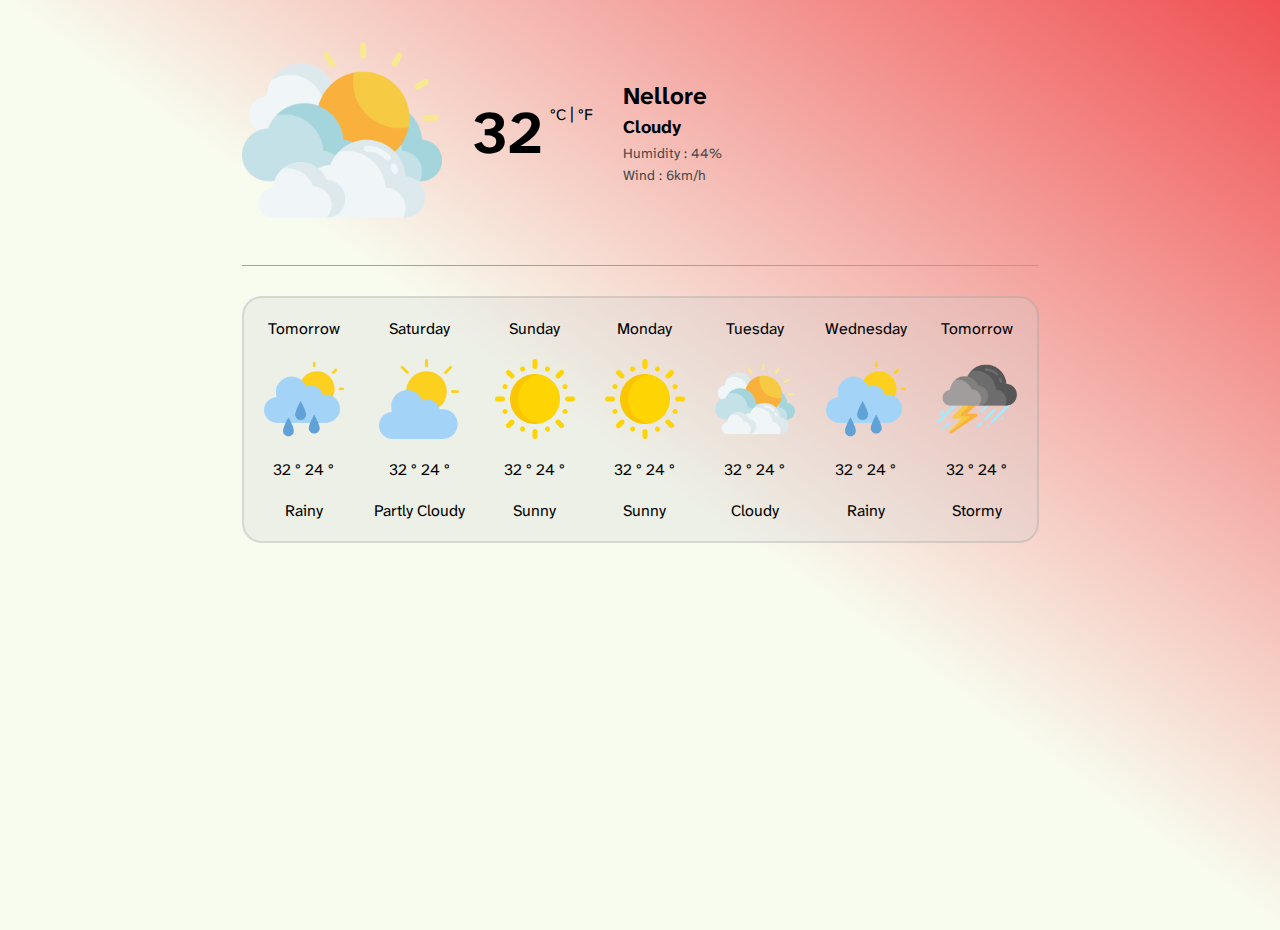
<file: index.html>
<!DOCTYPE html>
<html lang="en">
<head>
    <meta charset="UTF-8">
    <meta name="viewport" content="width=device-width, initial-scale=1.0">
    <title>Weather | CAT</title>
    <link rel="stylesheet" href="weather.css">
</head>
<body>
    <div class="container" style="height: 100vh; width: fit-content; margin: 0 auto;">
        <header>
            <div class="image">
                <img src="cloudy-2.png" style="width: 200px;">
            </div>
            <div class="degrees" style="position: relative; margin-right: 50px;">
                <h2 style="font-size: 60px;">32</h2>
                <p class="sup" style="position: absolute; top: 10px; right: -50px;">°C | °F</p>
            </div>
            <div class="descrption">
                <h3 style="font-size: 24px;">Nellore</h3>
                <p style="font-weight: bold; padding: 3px 0; font-size: 18px;">Cloudy</p>
                <p style="font-size: 14px; color: rgb(73, 73, 73); padding: 2px 0;">Humidity : 44%</p>
                <p style="font-size: 14px; color: rgb(73, 73, 73); padding: 2px 0;">Wind : 6km/h</p>
            </div>
        </header>
        <div class="content-2">
            <div class="temp">
                <p>Tomorrow</p>
                <img src="cloudy-1.png" style="width: 80px;">
                <p class="deg">32 ° 24 °</p>
                <p class="des">Rainy</p>
            </div>
            <div class="temp">
                <p>Saturday</p>
                <img src="cloudy.png" style="width: 80px;">
                <p class="deg">32 ° 24 °</p>
                <p class="des">Partly Cloudy</p>
            </div>
            <div class="temp">
                <p>Sunday</p>
                <img src="sun (1).png" style="width: 80px;">
                <p class="deg">32 ° 24 °</p>
                <p class="des">Sunny</p>
            </div>
            <div class="temp">
                <p>Monday</p>
                <img src="sun (1).png" style="width: 80px;">
                <p class="deg">32 ° 24 °</p>
                <p class="des">Sunny</p>
            </div>
            <div class="temp">
                <p>Tuesday</p>
                <img src="cloudy-2.png" style="width: 80px;">
                <p class="deg">32 ° 24 °</p>
                <p class="des">Cloudy</p>
            </div>
            <div class="temp">
                <p>Wednesday</p>
                <img src="cloudy-1.png" style="width: 80px;">
                <p class="deg">32 ° 24 °</p>
                <p class="des">Rainy</p>
            </div>
            <div class="temp">
                <p>Tomorrow</p>
                <img src="storm.png" style="width: 80px;">
                <p class="deg">32 ° 24 °</p>
                <p class="des">Stormy</p>
            </div>
        </div>
    </div>
</body>
</html>
</file>
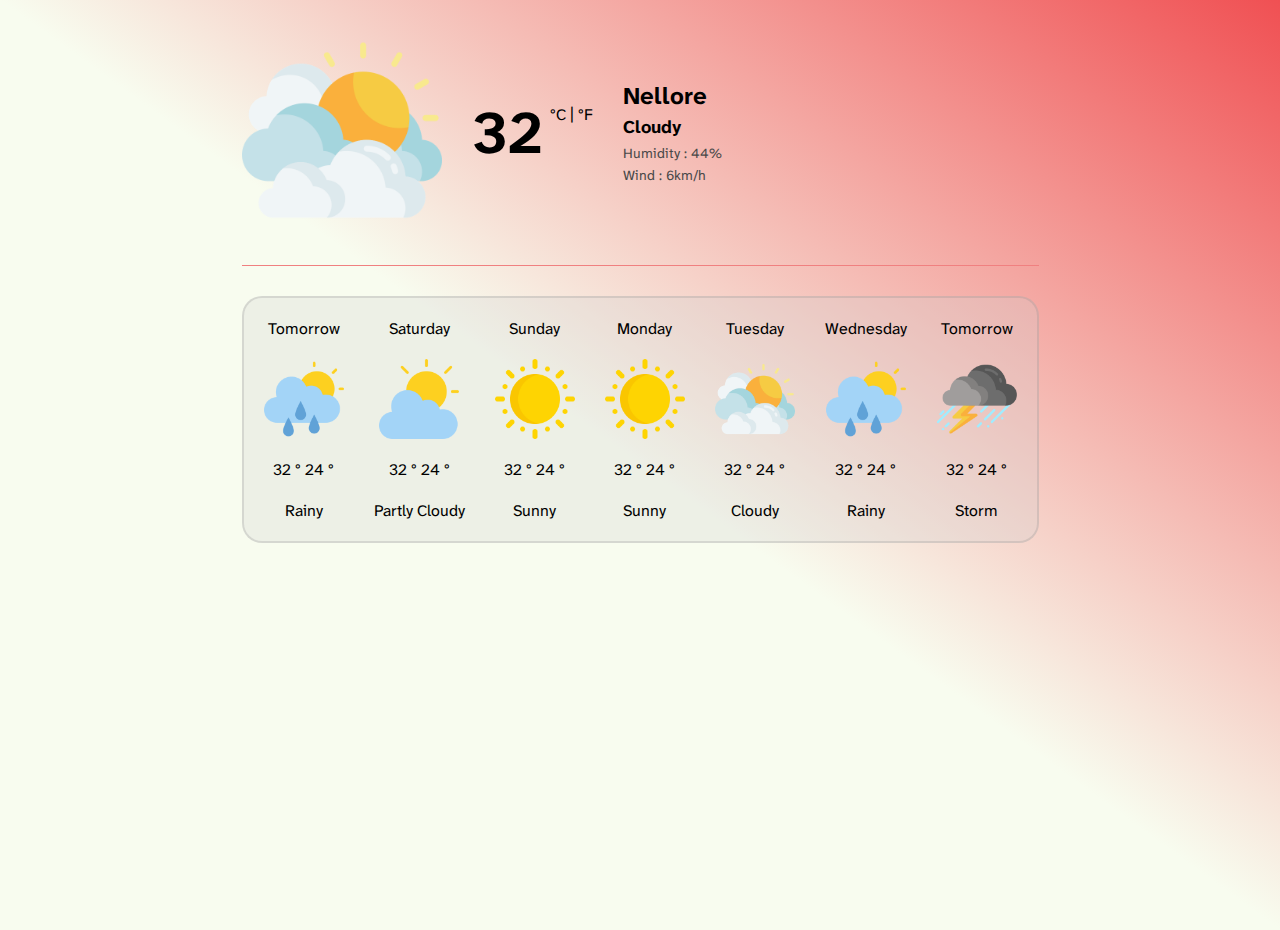
<file: weather.html>
<!DOCTYPE html>
<html lang="en">
<head>
    <meta charset="UTF-8">
    <meta name="viewport" content="width=device-width, initial-scale=1.0">
    <title>Weather | CAT</title>
    <link rel="stylesheet" href="weather.css">
</head>
<body>
    <div class="container" style="height: 100vh; width: fit-content; margin: 0 auto;">
        <header>
            <div class="image">
                <img src="cloudy-2.png" style="width: 200px;">
            </div>
            <div class="degrees" style="position: relative; margin-right: 50px;">
                <h2 style="font-size: 60px;">32</h2>
                <p class="sup" style="position: absolute; top: 10px; right: -50px;">°C | °F</p>
            </div>
            <div class="descrption">
                <h3 style="font-size: 24px;">Nellore</h3>
                <p style="font-weight: bold; padding: 3px 0; font-size: 18px;">Cloudy</p>
                <p style="font-size: 14px; color: rgb(73, 73, 73); padding: 2px 0;">Humidity : 44%</p>
                <p style="font-size: 14px; color: rgb(73, 73, 73); padding: 2px 0;">Wind : 6km/h</p>
            </div>
        </header>
        <div class="content-2">
            <div class="temp">
                <p>Tomorrow</p>
                <img src="cloudy-1.png" style="width: 80px;">
                <p>32 ° 24 °</p>
                <p>Rainy</p>
            </div>
            <div class="temp">
                <p>Saturday</p>
                <img src="cloudy.png" style="width: 80px;">
                <p>32 ° 24 °</p>
                <p>Partly Cloudy</p>
            </div>
            <div class="temp">
                <p>Sunday</p>
                <img src="sun (1).png" style="width: 80px;">
                <p>32 ° 24 °</p>
                <p>Sunny</p>
            </div>
            <div class="temp">
                <p>Monday</p>
                <img src="sun (1).png" style="width: 80px;">
                <p>32 ° 24 °</p>
                <p>Sunny</p>
            </div>
            <div class="temp">
                <p>Tuesday</p>
                <img src="cloudy-2.png" style="width: 80px;">
                <p>32 ° 24 °</p>
                <p>Cloudy</p>
            </div>
            <div class="temp">
                <p>Wednesday</p>
                <img src="cloudy-1.png" style="width: 80px;">
                <p>32 ° 24 °</p>
                <p>Rainy</p>
            </div>
            <div class="temp">
                <p>Tomorrow</p>
                <img src="storm.png" style="width: 80px;">
                <p>32 ° 24 °</p>
                <p>Storm</p>
            </div>
        </div>
    </div>
</body>
</html>
</file>
<file: weather.css>
@import url('https://fonts.googleapis.com/css2?family=Atkinson+Hyperlegible+Next:ital,wght@0,200..800;1,200..800&display=swap');
*{
    margin: 0;
    padding: 0;
    box-sizing: border-box;
}
body{
    font-family: "Atkinson Hyperlegible Next", serif;
    background-image: linear-gradient(to top right, #f8fcef 50%, #f05053);
}
header{
    display: flex;
    gap: 30px;
    align-items: center;
    margin: 30px;
    padding-bottom: 30px;
    border-bottom: 1px solid lightcoral;
}
.content-2{
    display: flex;
    gap: 30px;
    margin: 30px;
    border: 2px solid rgba(128, 128, 128, 0.223);
    padding: 20px;
    border-radius: 20px;
    background-color: rgba(211, 211, 211, 0.285);
}
.temp{
    display: flex;
    flex-direction: column;
    align-items: center;
    gap: 20px;
}
@media(max-width: 800px){
    header{
        gap: 8px;
        justify-content: space-between;
    }
    .degrees{
        position: relative;
        margin-right: 50px;
    }
    h3{
        font-size: 24px;
    }
    h2{
        font-size: 50px;
    }
    header img{
        width: 120px;
    }
    .content-2{
        flex-direction: column;
        align-items: flex-start;
        padding: 20px;
        position: relative;
        border-radius: 20px;
        color: white;
        border: 0;
    }
    .content-2::after{
        content: "";
        position: absolute;
        top: 0px;
        width: 100%;
        height: 100%;
        left: 0;
        z-index: -1;
        border-radius: 20px;
    }
    .temp{
        flex-direction: row;
        width: 100%;
    }
    .deg{
        display: flex;
        flex-direction: column;
        text-align: center;
    }
    .des{
        text-align: left;
    }
    .container{
        width: auto;
    }
}
</file>
